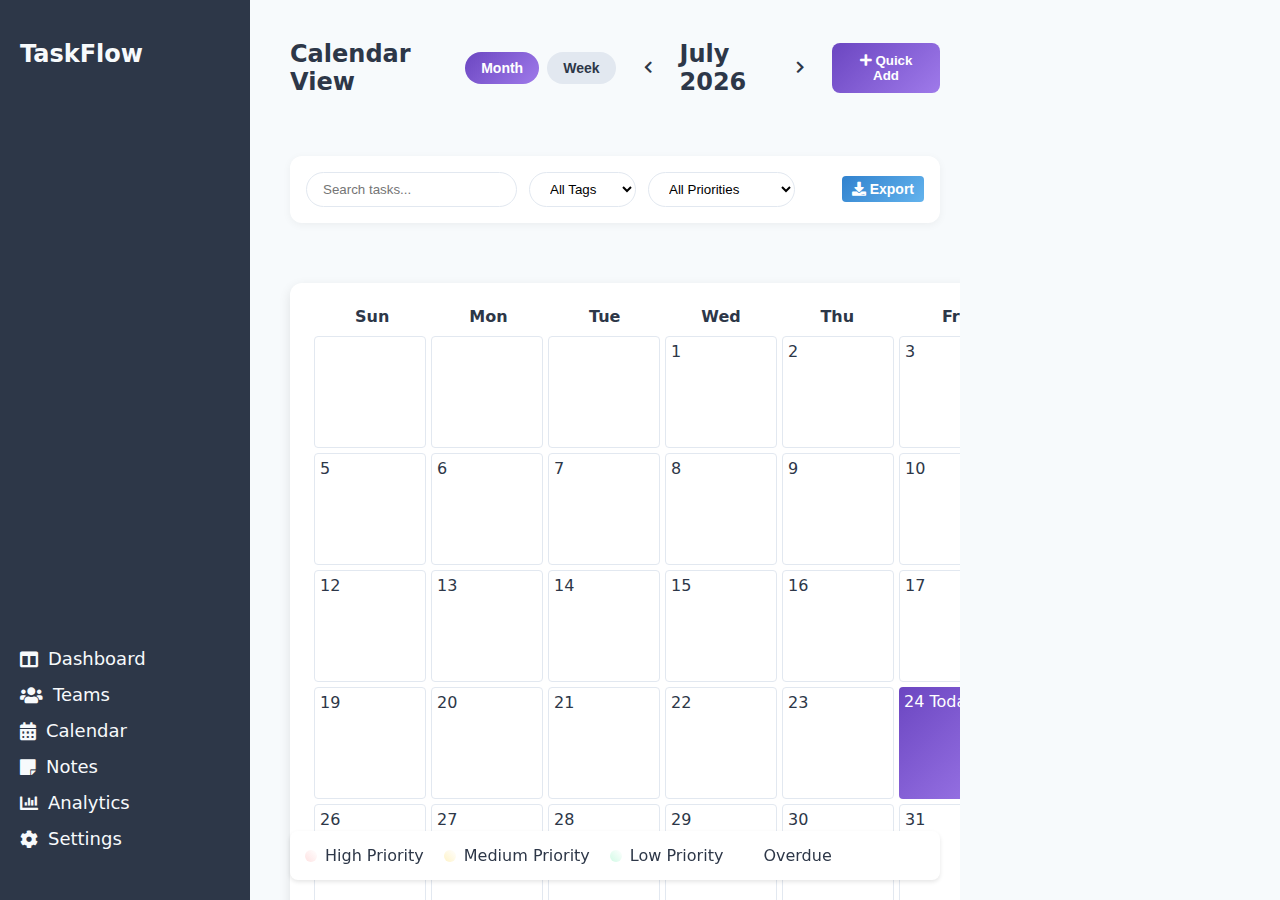
<file: calendar.html>
<!DOCTYPE html>
<html lang="en">
<head>
    <meta charset="UTF-8">
    <meta name="viewport" content="width=device-width, initial-scale=1.0">
    <title>TaskFlow - Calendar</title>
    <link rel="stylesheet" href="https://cdnjs.cloudflare.com/ajax/libs/font-awesome/5.15.4/css/all.min.css">
    <link href="style.css" rel="stylesheet" type="text/css" />
</head>
<body>
    <div class="app">
        <nav class="sidebar">
            <h2>TaskFlow</h2>
            <ul>
                <li><a href="index.html"><i class="fas fa-columns"></i> Dashboard</a></li>
                <li><a href="teams.html"><i class="fas fa-users"></i> Teams</a></li>
                <li><a href="calendar.html" class="active"><i class="fas fa-calendar-alt"></i> Calendar</a></li>
                <li><a href="notes.html"><i class="fas fa-sticky-note"></i> Notes</a></li>
                <li><a href="charts.html"><i class="fas fa-chart-bar"></i> Analytics</a></li>
                <li><a href="settings.html"><i class="fas fa-cog"></i> Settings</a></li>
            </ul>
        </nav>
        <main class="main">
            <header class="main-header">
                <h1>Calendar View</h1>
                <div class="calendar-actions">
                    <div class="view-toggle">
                        <button class="btn-secondary active" onclick="switchView('month')">Month</button>
                        <button class="btn-secondary" onclick="switchView('week')">Week</button>
                    </div>
                    <div class="calendar-nav">
                        <button class="btn-nav" onclick="prevMonth()"><i class="fas fa-chevron-left"></i></button>
                        <h2 id="current-month"></h2>
                        <button class="btn-nav" onclick="nextMonth()"><i class="fas fa-chevron-right"></i></button>
                    </div>
                    <button class="btn-primary" onclick="addQuickTask()"><i class="fas fa-plus"></i> Quick Add</button>
                </div>
            </header>
            <div class="calendar-filters">
                <div class="filter-group">
                    <input type="text" id="task-search" placeholder="Search tasks..." onkeyup="filterTasks()">
                    <select id="tag-filter" onchange="filterTasks()">
                        <option value="all">All Tags</option>
                        <option value="work">Work</option>
                        <option value="personal">Personal</option>
                        <option value="urgent">Urgent</option>
                    </select>
                    <select id="priority-filter" onchange="filterTasks()">
                        <option value="all">All Priorities</option>
                        <option value="high">High Priority</option>
                        <option value="medium">Medium Priority</option>
                        <option value="low">Low Priority</option>
                    </select>
                </div>
                <button class="btn-secondary" onclick="exportTasks()"><i class="fas fa-download"></i> Export</button>
            </div>
            <div class="calendar-wrapper">
                <div class="calendar-container">
                    <div class="calendar-header">
                        <div>Sun</div>
                        <div>Mon</div>
                        <div>Tue</div>
                        <div>Wed</div>
                        <div>Thu</div>
                        <div>Fri</div>
                        <div>Sat</div>
                    </div>
                    <div class="calendar-grid" id="calendar-grid"></div>
                </div>
                <div class="task-sidebar">
                    <div class="date-tasks" id="date-tasks">
                        <h3>Selected Date Tasks</h3>
                        <div class="tasks-list" id="tasks-list"></div>
                    </div>
                </div>
            </div>
            <div class="calendar-legend">
                <div class="legend-item">
                    <span class="legend-dot high-priority"></span>
                    <span>High Priority</span>
                </div>
                <div class="legend-item">
                    <span class="legend-dot medium-priority"></span>
                    <span>Medium Priority</span>
                </div>
                <div class="legend-item">
                    <span class="legend-dot low-priority"></span>
                    <span>Low Priority</span>
                </div>
                <div class="legend-item">
                    <span class="legend-dot overdue"></span>
                    <span>Overdue</span>
                </div>
            </div>
        </main>
    </div>
    <div class="modal" id="quick-add-modal">
        <div class="modal-content">
            <h3>Quick Add Task</h3>
            <form id="quick-task-form">
                <input type="text" id="quick-task-title" placeholder="Task Title" required>
                <input type="date" id="quick-task-date" required>
                <select id="quick-task-priority">
                    <option value="high">High Priority</option>
                    <option value="medium">Medium Priority</option>
                    <option value="low">Low Priority</option>
                </select>
                <select id="quick-task-tag">
                    <option value="work">Work</option>
                    <option value="personal">Personal</option>
                    <option value="urgent">Urgent</option>
                </select>
                <div class="modal-buttons">
                    <button type="submit" class="btn-primary">Add Task</button>
                    <button type="button" class="btn-secondary" onclick="closeModal('quick-add-modal')">Cancel</button>
                </div>
            </form>
        </div>
    </div>
    <script src="script.js"></script>
    <script src="calendar.js"></script>
</body>
</html>
</file>
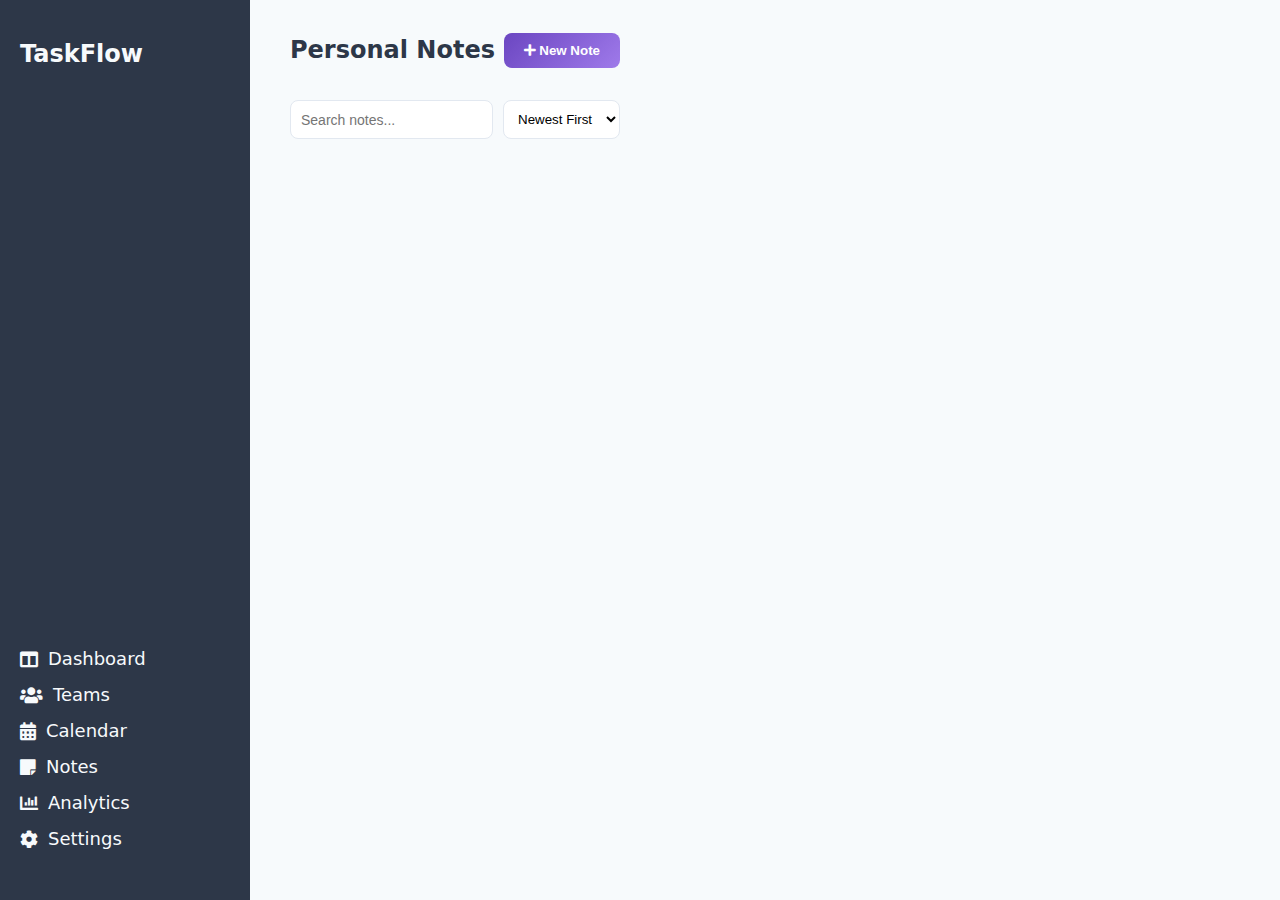
<file: notes.html>
<!DOCTYPE html>
<html lang="en">
<head>
    <meta charset="UTF-8">
    <meta name="viewport" content="width=device-width, initial-scale=1.0">
    <title>TaskFlow - Notes</title>
    <link rel="stylesheet" href="https://cdnjs.cloudflare.com/ajax/libs/font-awesome/5.15.4/css/all.min.css">
    <link href="style.css" rel="stylesheet" type="text/css" />
</head>
<body>
    <div class="app">
        <nav class="sidebar">
            <h2>TaskFlow</h2>
            <ul>
                <li><a href="index.html"><i class="fas fa-columns"></i> Dashboard</a></li>
                <li><a href="teams.html"><i class="fas fa-users"></i> Teams</a></li>
                <li><a href="calendar.html"><i class="fas fa-calendar-alt"></i> Calendar</a></li>
                <li><a href="notes.html" class="active"><i class="fas fa-sticky-note"></i> Notes</a></li>
                <li><a href="charts.html"><i class="fas fa-chart-bar"></i> Analytics</a></li>
                <li><a href="settings.html"><i class="fas fa-cog"></i> Settings</a></li>
            </ul>
        </nav>
        <main class="main">
            <header class="main-header">
                <h1>Personal Notes</h1>
                <button class="btn-primary" onclick="addNewNote()"><i class="fas fa-plus"></i> New Note</button>
            </header>
            <div class="notes-search">
                <input type="text" id="search-notes" placeholder="Search notes..." onkeyup="searchNotes()">
                <select id="sort-notes" onchange="sortNotes()">
                    <option value="newest">Newest First</option>
                    <option value="oldest">Oldest First</option>
                    <option value="title">By Title</option>
                </select>
            </div>
            <div class="notes-grid" id="notes-grid"></div>
        </main>
    </div>

    <!-- Add/Edit Note Modal -->
    <div class="modal" id="note-modal">
        <div class="modal-content">
            <h3 id="modal-title">Add New Note</h3>
            <form id="note-form">
                <input type="text" id="note-title" placeholder="Note Title" required>
                <textarea id="note-content" placeholder="Write your note here..." rows="6" required></textarea>
                <div class="note-tags">
                    <input type="text" id="note-tags" placeholder="Add tags (comma-separated)">
                </div>
                <div class="modal-buttons">
                    <button type="submit" class="btn-primary">Save Note</button>
                    <button type="button" class="btn-secondary" onclick="closeNoteModal()">Cancel</button>
                </div>
            </form>
        </div>
    </div>
    <script src="notes.js"></script>
</body>
</html>
</file>
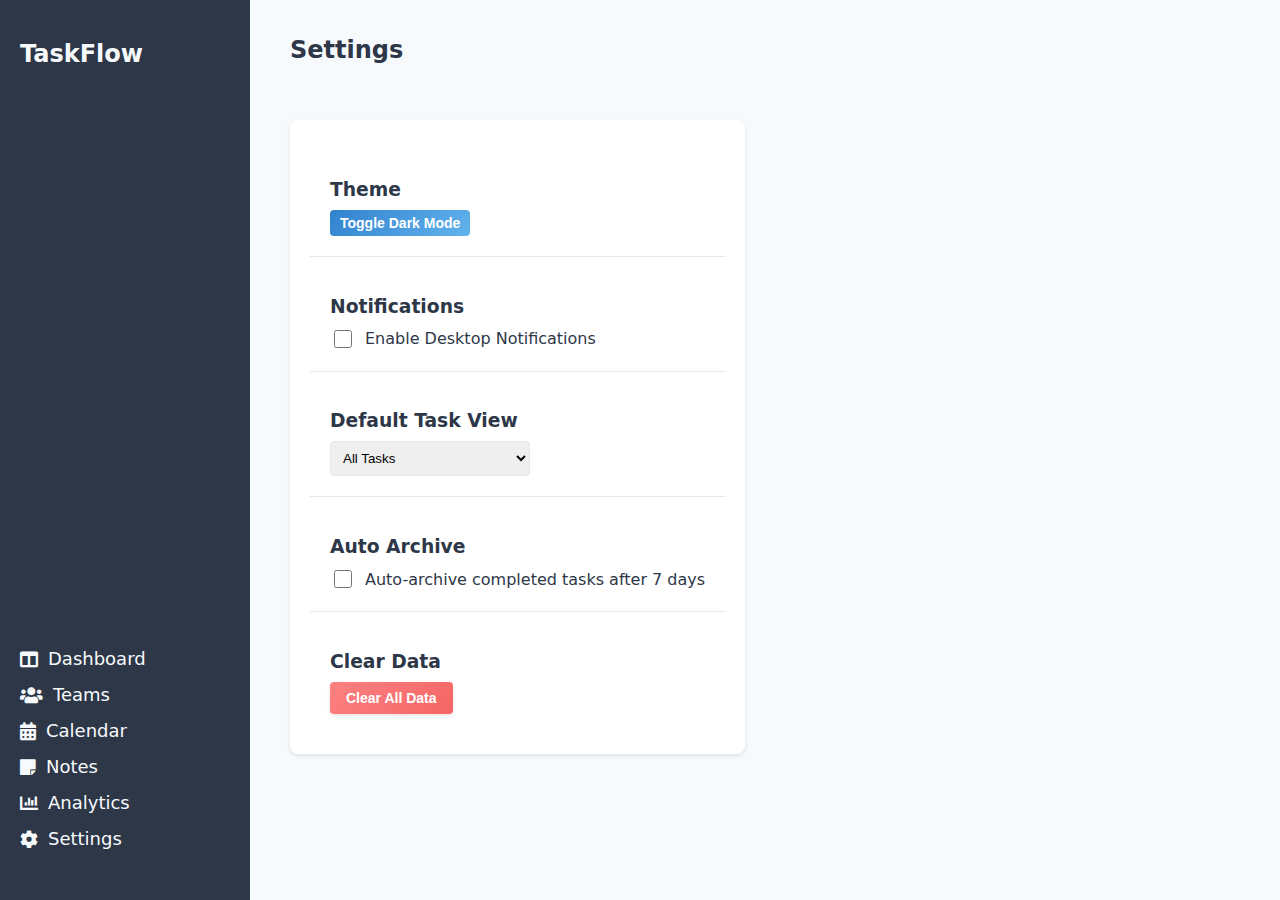
<file: settings.html>
<!DOCTYPE html>
<html lang="en">
<head>
    <meta charset="UTF-8">
    <meta name="viewport" content="width=device-width, initial-scale=1.0">
    <title>TaskFlow - Settings</title>
    <link rel="stylesheet" href="https://cdnjs.cloudflare.com/ajax/libs/font-awesome/5.15.4/css/all.min.css">
    <link href="style.css" rel="stylesheet" type="text/css" />
</head>
<body>
    <div class="app">
        <nav class="sidebar">
            <h2>TaskFlow</h2>
            <ul>
                <li><a href="index.html"><i class="fas fa-columns"></i> Dashboard</a></li>
                <li><a href="teams.html"><i class="fas fa-users"></i> Teams</a></li>
                <li><a href="calendar.html"><i class="fas fa-calendar-alt"></i> Calendar</a></li>
                <li><a href="notes.html"><i class="fas fa-sticky-note"></i> Notes</a></li>
                <li><a href="charts.html"><i class="fas fa-chart-bar"></i> Analytics</a></li>
                <li><a href="settings.html" class="active"><i class="fas fa-cog"></i> Settings</a></li>
            </ul>
        </nav>
        <main class="main">
            <header class="main-header">
                <h1>Settings</h1>
            </header>
            <div class="settings-container">
                <div class="setting-item">
                    <h3>Theme</h3>
                    <button onclick="toggleDarkMode()" class="btn-secondary">Toggle Dark Mode</button>
                </div>
                <div class="setting-item">
                    <h3>Notifications</h3>
                    <label><input type="checkbox" id="notificationToggle" onchange="toggleNotifications()"> Enable Desktop Notifications</label>
                </div>
                <div class="setting-item">
                    <h3>Default Task View</h3>
                    <select id="defaultView" onchange="updateDefaultView()">
                        <option value="all">All Tasks</option>
                        <option value="active">Active Tasks</option>
                        <option value="archived">Archived Tasks</option>
                    </select>
                </div>
                <div class="setting-item">
                    <h3>Auto Archive</h3>
                    <label><input type="checkbox" id="autoArchive" onchange="toggleAutoArchive()"> Auto-archive completed tasks after 7 days</label>
                </div>
                <div class="setting-item">
                    <h3>Clear Data</h3>
                    <button onclick="clearAllData()" class="btn-danger">Clear All Data</button>
                </div>
            </div>
        </main>
    </div>
    <script src="settings.js"></script>
</body>
</html>
</file>
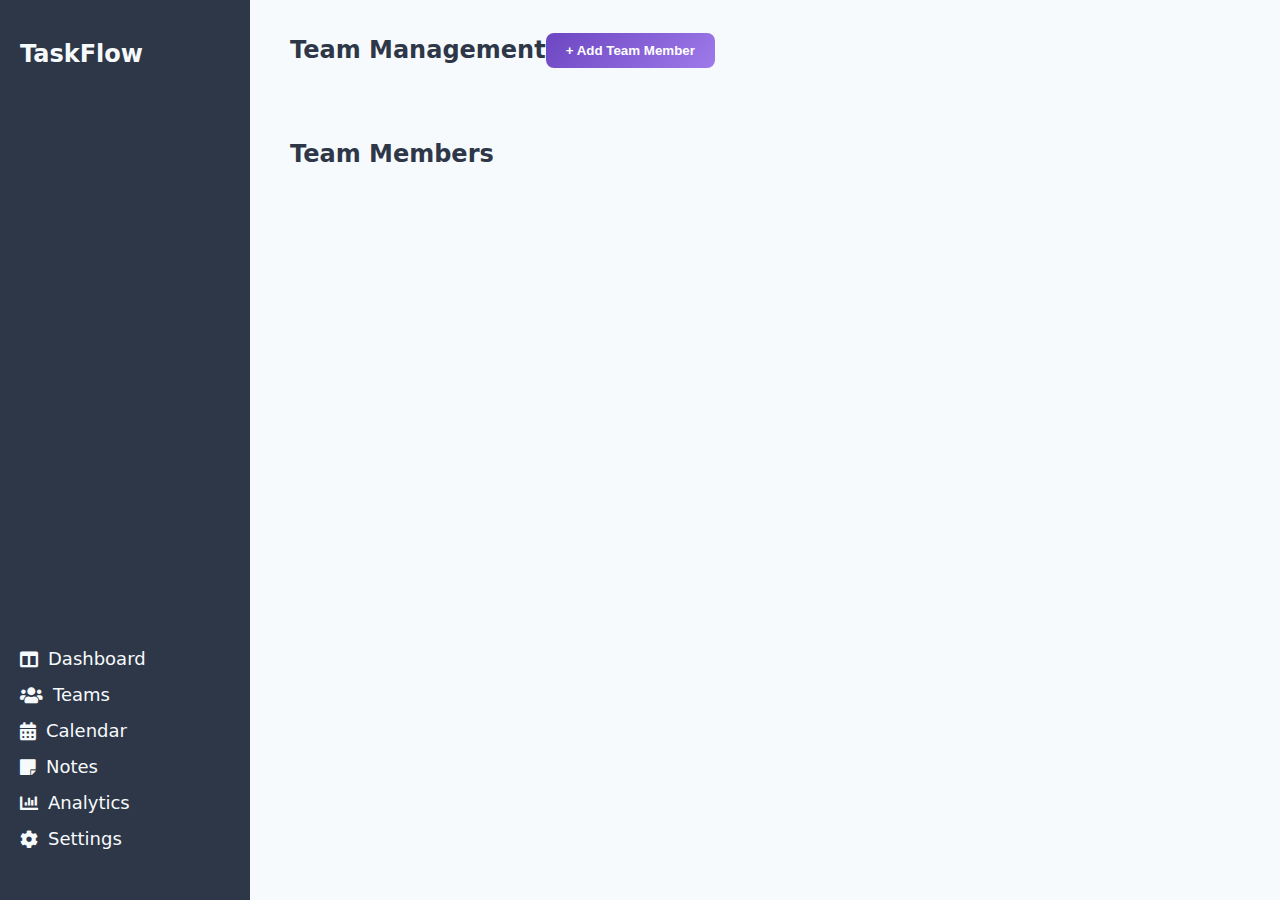
<file: teams.html>
<!DOCTYPE html>
<html lang="en">
<head>
    <meta charset="UTF-8">
    <meta name="viewport" content="width=device-width, initial-scale=1.0">
    <title>TaskFlow - Teams</title>
    <link rel="stylesheet" href="https://cdnjs.cloudflare.com/ajax/libs/font-awesome/5.15.4/css/all.min.css">
    <link href="style.css" rel="stylesheet" type="text/css" />
</head>
<body>
    <div class="app">
        <nav class="sidebar">
            <h2>TaskFlow</h2>
            <ul>
                <li><a href="index.html"><i class="fas fa-columns"></i> Dashboard</a></li>
                <li><a href="teams.html" class="active"><i class="fas fa-users"></i> Teams</a></li>
                <li><a href="calendar.html"><i class="fas fa-calendar-alt"></i> Calendar</a></li>
                <li><a href="notes.html"><i class="fas fa-sticky-note"></i> Notes</a></li>
                <li><a href="charts.html"><i class="fas fa-chart-bar"></i> Analytics</a></li>
                <li><a href="settings.html"><i class="fas fa-cog"></i> Settings</a></li>
            </ul>
        </nav>
        <main class="main">
            <header class="main-header">
                <h1>Team Management</h1>
                <button class="btn-primary" onclick="openModal('add-participant-modal')">+ Add Team Member</button>
            </header>
            <div class="teams-container">
                <div class="team-members">
                    <h2>Team Members</h2>
                    <div class="team-grid" id="team-grid"></div>
                </div>
            </div>
        </main>
    </div>

    <!-- Add Participant Modal -->
    <div class="modal" id="add-participant-modal">
        <div class="modal-content">
            <h3>Add New Team Member</h3>
            <form>
                <label for="participant-name">Name</label>
                <input type="text" id="participant-name" placeholder="Enter Team Member Name">
                <label for="participant-avatar">Avatar URL</label>
                <input type="text" id="participant-avatar" placeholder="Enter Avatar URL">
                <div class="modal-buttons">
                    <button type="button" class="btn-primary" onclick="addParticipant()">Add Member</button>
                    <button type="button" class="btn-secondary" onclick="closeModal('add-participant-modal')">Cancel</button>
                </div>
            </form>
        </div>
    </div>
    <script src="teams.js"></script>
</body>
</html>
</file>
<file: style.css>
/* Color Variables */
:root {
  --primary: #2d3748; /* Sidebar */
  --accent: linear-gradient(135deg, #6b46c1, #9f7aea); /* Gradient Purple */
  --secondary: linear-gradient(135deg, #3182ce, #63b3ed); /* Gradient Blue */
  --background: #f7fafc; /* Light Background */
  --white: #ffffff;
  --gray: #e2e8f0;
  --text-dark: #2d3748;
  --text-light: #f7fafc;
  --shadow: rgba(0, 0, 0, 0.1);
  --tag-design: #9f7aea;
  --tag-development: #63b3ed;
  --tag-bug: #fc8181;
  --tag-review: #ecc94b;
}

/* Dark Mode */
body.dark-mode {
  --primary: #1a202c; /* Dark Sidebar */
  --accent: linear-gradient(135deg, #805ad5, #9f7aea);
  --secondary: linear-gradient(135deg, #2c5282, #63b3ed);
  --background: #2d3748;
  --white: #1a202c;
  --gray: #4a5568;
  --text-dark: #f7fafc;
  --text-light: #2d3748;
  --shadow: rgba(255, 255, 255, 0.1);
}

/* General Reset */
body {
  font-family: 'Inter', system-ui, -apple-system, sans-serif;
  margin: 0;
  display: flex;
  height: 100vh;
  background-color: var(--background);
  color: var(--text-dark);
  transition: background 0.3s ease, color 0.3s ease;
  -webkit-font-smoothing: antialiased;
  text-rendering: optimizeLegibility;
}

/* Reduce motion for accessibility */
@media (prefers-reduced-motion: reduce) {
  * {
    animation-duration: 0.01ms !important;
    animation-iteration-count: 1 !important;
    transition-duration: 0.01ms !important;
    scroll-behavior: auto !important;
  }
}

/* App Layout */
.app {
  display: grid;
  grid-template-columns: 250px 1fr 300px;
  gap: 20px;
  height: 100vh;
  overflow: hidden;
}

/* Sidebar */
.sidebar {
  background: var(--primary);
  color: var(--text-light);
  padding: 20px;
  display: flex;
  flex-direction: column;
  justify-content: space-between;
}

.sidebar h2 {
  font-size: 24px;
  font-weight: bold;
  margin-bottom: 30px;
  color: var(--text-light);
}

.sidebar ul {
  list-style: none;
  padding: 0;
}

.sidebar ul li {
  margin: 15px 0;
}

.sidebar ul li a {
  color: var(--text-light);
  text-decoration: none;
  display: flex;
  align-items: center;
  font-size: 18px;
  transition: color 0.3s ease;
}

.sidebar ul li a:hover,
.sidebar ul li a.active {
  color: var(--accent);
}

.sidebar ul li a i {
  margin-right: 10px;
}

/* Main Content */
.main {
  padding: 20px;
  display: flex;
  flex-direction: column;
  gap: 20px;
  overflow-y: auto;
}

.main-header {
  display: flex;
  justify-content: space-between;
  align-items: center;
}

.main-header h1 {
  font-size: 24px;
  font-weight: bold;
  color: var(--text-dark);
}

.main-header .actions {
  display: flex;
  gap: 10px;
}

/* Buttons */
.btn-primary {
  background: var(--accent);
  color: var(--white);
  padding: 10px 20px;
  border: none;
  border-radius: 8px;
  font-weight: bold;
  cursor: pointer;
  transition: all 0.3s ease;
}

.btn-primary:hover {
  filter: brightness(1.1);
}

.btn-secondary {
  background: var(--secondary);
  color: var(--white);
  padding: 10px 20px;
  border: none;
  border-radius: 8px;
  font-weight: bold;
  cursor: pointer;
  transition: all 0.3s ease;
}

.btn-secondary:hover {
  filter: brightness(1.1);
}

/* Widgets Section */
.widgets {
  display: grid;
  grid-template-columns: repeat(3, 1fr);
  gap: 20px;
}

.widget {
  background: var(--white);
  border-radius: 8px;
  padding: 15px;
  box-shadow: 0 4px 6px var(--shadow);
  text-align: center;
}

.widget h3 {
  font-size: 18px;
  color: var(--text-dark);
  margin-bottom: 10px;
}

.widget p {
  font-size: 24px;
  font-weight: bold;
  color: var(--accent);
}

/* Task Columns */
.task-columns {
  display: grid;
  grid-template-columns: repeat(4, 1fr);
  gap: 20px;
}

.task-column {
  background: var(--white);
  border-radius: 8px;
  padding: 15px;
  box-shadow: 0 4px 6px var(--shadow);
  display: flex;
  flex-direction: column;
}

.column-header {
  font-size: 18px;
  font-weight: bold;
  color: var(--accent);
  margin-bottom: 15px;
}

.progress-bar {
  background: var(--gray);
  border-radius: 8px;
  height: 8px;
  overflow: hidden;
  margin-top: 10px;
}

.progress-bar .progress {
  background: var(--accent);
  height: 100%;
  width: 50%; /* Example Percentage */
  transition: width 0.3s ease;
}

/* Task Cards */
.task-list .task {
  background: var(--white);
  padding: 15px;
  margin-bottom: 12px;
  border-radius: 8px;
  cursor: grab;
  box-shadow: 0 2px 8px var(--shadow);
  transition: all 0.3s ease;
  border-left: 4px solid transparent;
}

.task:hover {
  transform: scale(1.03);
}

.task h4 {
  font-size: 16px;
  margin: 0 0 8px;
}

.task p {
  font-size: 14px;
  color: var(--text-dark);
  margin: 0;
}

/* Tags */
.task-tag {
  display: inline-block;
  font-size: 12px;
  padding: 4px 8px;
  border-radius: 12px;
  margin-top: 8px;
  color: var(--white);
}

.task-tag.design {
  background: var(--tag-design);
}

.task-tag.development {
  background: var(--tag-development);
}

.task-tag.bug {
  background: var(--tag-bug);
}

.task-tag.review {
  background: var(--tag-review);
}

/* Activity Log */
.activity-log {
  background: var(--white);
  padding: 20px;
  border-radius: 8px;
  box-shadow: 0 4px 6px var(--shadow);
  overflow-y: auto;
}

.activity-log h2 {
  font-size: 18px;
  font-weight: bold;
  color: var(--text-dark);
  margin-bottom: 15px;
}

.activity-log ul {
  list-style: none;
  padding: 0;
  margin: 0;
}

.activity-log ul li {
  font-size: 14px;
  margin: 10px 0;
}

/* Clock and date */
.clock-container {
  margin-top: 20px;
  text-align: center;
  display: flex;
  flex-direction: column;
  align-items: center;
  gap: 8px;
}

.clock-container h3 {
  font-size: 16px;
  font-weight: bold;
  color: var(--text-dark);
  margin-bottom: 10px;
}

#clock {
  font-size: 24px;
  font-weight: bold;
  color: var(--secondary);
  text-shadow: 0 2px 4px rgba(0, 0, 0, 0.1);
}

#date {
  font-size: 16px;
  font-weight: 600;
  color: var(--text-light);
  background: var(--accent);
  padding: 10px 20px;
  border-radius: 8px;
  box-shadow: 0 4px 12px rgba(0, 0, 0, 0.2);
  display: inline-block;
  text-transform: capitalize;
  letter-spacing: 0.5px;
  text-align: center;
}





/* Modal */
.modal {
  position: fixed;
  top: 0;
  left: 0;
  width: 100vw;
  height: 100vh;
  background: rgba(0, 0, 0, 0.5);
  display: none;
  justify-content: center;
  align-items: center;
  z-index: 1000;
}

.modal-content {
  background: var(--white);
  padding: 20px;
  border-radius: 8px;
  width: 400px;
  box-shadow: 0 8px 20px rgba(0, 0, 0, 0.2);
  display: flex;
  flex-direction: column;
  gap: 15px;
}

.modal-content label {
  font-size: 14px;
  font-weight: bold;
  color: var(--text-dark);
}

.modal-content input,
.modal-content textarea {
  padding: 10px;
  border: 1px solid var(--gray);
  border-radius: 6px;
  font-size: 14px;
}

.modal-content input:focus,
.modal-content textarea:focus {
  outline: none;
  border-color: var(--accent);
  box-shadow: 0 0 4px var(--accent);
}

.modal-buttons {
  display: flex;
  justify-content: flex-end;
  gap: 10px;
}
.subtasks {
  margin-top: 10px;
}

.subtasks h5 {
  font-size: 14px;
  color: var(--text-dark);
  margin-bottom: 8px;
}

.subtasks-list {
  list-style: none;
  padding: 0;
  margin: 0;
}

.subtasks-list li {
  margin-bottom: 5px;
}

.progress-bar {
  background: var(--gray);
  height: 8px;
  border-radius: 4px;
  margin-top: 8px;
  overflow: hidden;
}

.progress {
  background: var(--accent);
  height: 100%;
  width: 0%;
  transition: width 0.3s ease;
}
.filters {
  display: flex;
  gap: 10px;
  margin-bottom: 20px;
}

.filters select {
  padding: 8px;
  border: 1px solid var(--gray);
  border-radius: 4px;
  background: var(--white);
}
.task.overdue {
  border: 2px solid var(--tag-bug);
  background: #ffe5e5;
}
.participant-icons {
  display: flex;
  align-items: center;
  gap: 10px;
}

.participant-icons img.participant {
  width: 30px;
  height: 30px;
  border-radius: 50%;
  object-fit: cover;
  border: 2px solid #ddd;
  box-shadow: 0 2px 4px rgba(0, 0, 0, 0.1);
  transition: transform 0.2s ease-in-out;
}

.participant-icons img.participant:hover {
  transform: scale(1.1);
}

.btn-secondary {
  padding: 5px 10px;
  background-color: #007bff;
  color: white;
  border: none;
  border-radius: 4px;
  cursor: pointer;
  font-size: 14px;
}

.btn-secondary:hover {
  background-color: #0056b3;
}

/* Column Visual Hierarchy - Add column color coding */
#task-ready { 
  border-top: 4px solid #4299E1;
  background: linear-gradient(to bottom, rgba(66, 153, 225, 0.1), transparent);
}
#in-progress { 
  border-top: 4px solid #48BB78;
  background: linear-gradient(to bottom, rgba(72, 187, 120, 0.1), transparent);
}
#needs-review { 
  border-top: 4px solid #ECC94B;
  background: linear-gradient(to bottom, rgba(236, 201, 75, 0.1), transparent);
}
#done { 
  border-top: 4px solid #9F7AEA;
  background: linear-gradient(to bottom, rgba(159, 122, 234, 0.1), transparent);
}
#archived-tasks {
  border-top: 4px solid #718096;
  background: linear-gradient(to bottom, rgba(113, 128, 150, 0.1), transparent);
}

.task.high-priority { 
  border-left: 4px solid #fc8181;
  background: linear-gradient(to right, rgba(252,129,129,0.2), rgba(252,129,129,0.05));
  box-shadow: 0 2px 4px rgba(252,129,129,0.2);
} 
.task.medium-priority { 
  border-left: 4px solid #f6ad55;
  background: linear-gradient(to right, rgba(246,173,85,0.2), rgba(246,173,85,0.05));
  box-shadow: 0 2px 4px rgba(246,173,85,0.2);
} 
.task.low-priority { 
  border-left: 4px solid #48bb78;
  background: linear-gradient(to right, rgba(72,187,120,0.2), rgba(72,187,120,0.05));
  box-shadow: 0 2px 4px rgba(72,187,120,0.2);
}

.task.overdue {
  background-color: #ffe5e5;
  border: 2px solid #fc8181;
}

.task.due-soon {
  background-color: #fff5e5;
  border: 2px solid #ecc94b;
}

#archived-tasks {
  border-top: 4px solid #718096;
  background: #f7fafc;
}

.quick-add {
  display: flex;
  align-items: center;
  gap: 5px;
  margin-bottom: 10px;
}

.quick-add input {
  flex: 1;
  padding: 5px;
  border: 1px solid var(--gray);
  border-radius: 4px;
}

.quick-add button {
  padding: 5px 10px;
  background: var(--accent);
  color: var(--white);
  border: none;
  border-radius: 4px;
  cursor: pointer;
}

/* Remove Participant Button */
.btn-danger.remove-participant-btn {
  background-color: var(--tag-bug);
  color: var(--white);
  padding: 5px 10px;
  border: none;
  border-radius: 8px;
  cursor: pointer;
  font-size: 14px;
  transition: all 0.3s ease;
}

.btn-danger.remove-participant-btn:hover {
  background-color: #c53030;
}

/* Delete Task Button */
.btn-danger.delete-task-btn {
  background-color: var(--tag-bug);
  color: var(--white);
  padding: 5px 10px;
  border: none;
  border-radius: 8px;
  cursor: pointer;
  font-size: 14px;
  transition: all 0.3s ease;
}

.btn-danger.delete-task-btn:hover {
  background-color: #e53e3e;
}
/* Style for Remove Button */
.btn-danger {
  background: linear-gradient(135deg, #fc8181, #f56565); /* Gradient Red */
  color: var(--white);
  border: none;
  padding: 8px 16px;
  border-radius: 4px;
  font-size: 14px;
  font-weight: bold;
  cursor: pointer;
  transition: all 0.3s ease;
  box-shadow: 0 2px 4px var(--shadow);
}

.btn-danger:hover {
  background: linear-gradient(135deg, #e53e3e, #c53030); /* Darker Gradient Red */
  box-shadow: 0 4px 6px rgba(0, 0, 0, 0.2);
  transform: translateY(-2px);
}

.participant-remove-btn {
  background: #fc8181;
  color: #fff;
  padding: 4px 10px;
  border: none;
  border-radius: 4px;
  cursor: pointer;
  font-size: 12px;
  transition: all 0.3s ease-in-out;
}

.participant-remove-btn:hover {
  background: #e53e3e;
  transform: scale(1.1);
  color: var(--white);
}


/* Responsive Design */
@media screen and (max-width: 1200px) {
  .app {
    grid-template-columns: 200px 1fr 250px;
  }
}

@media screen and (max-width: 992px) {
  .app {
    grid-template-columns: 180px 1fr;
  }
  .activity-log {
    display: none;
  }
}

@media screen and (max-width: 768px) {
  .app {
    grid-template-columns: 1fr;
  }
  .sidebar {
    display: none;
  }
  .task-columns {
    grid-template-columns: repeat(2, 1fr);
  }
  .widgets {
    grid-template-columns: repeat(2, 1fr);
  }
}

@media screen and (max-width: 480px) {
  .task-columns {
    grid-template-columns: 1fr;
  }
  .widgets {
    grid-template-columns: 1fr;
  }
}

/* Settings Styles */
.settings-container {
  max-width: 800px;
  margin: 20px auto;
  padding: 20px;
  background: var(--white);
  border-radius: 8px;
  box-shadow: 0 2px 4px var(--shadow);
}

.setting-item {
  padding: 20px;
  border-bottom: 1px solid var(--gray);
}

.setting-item:last-child {
  border-bottom: none;
}

.setting-item h3 {
  margin-bottom: 10px;
  color: var(--text-dark);
}

.setting-item select {
  padding: 8px;
  border-radius: 4px;
  border: 1px solid var(--gray);
  width: 200px;
}

.setting-item label {
  display: flex;
  align-items: center;
  gap: 10px;
  cursor: pointer;
}

.setting-item input[type="checkbox"] {
  width: 18px;
  height: 18px;
}

/* Modern Calendar Styles */
.calendar-wrapper {
  display: grid;
  grid-template-columns: 1fr 300px;
  gap: 20px;
  margin-top: 20px;
}

.calendar-container {
  background: var(--white);
  border-radius: 12px;
  padding: 24px;
  box-shadow: 0 4px 12px rgba(0, 0, 0, 0.1);
}

.calendar-actions {
  display: flex;
  justify-content: space-between;
  align-items: center;
  gap: 20px;
}

.view-toggle {
  display: flex;
  gap: 8px;
}

.view-toggle button {
  padding: 8px 16px;
  border-radius: 20px;
  background: var(--gray);
  color: var(--text-dark);
  border: none;
  cursor: pointer;
  transition: all 0.3s ease;
}

.view-toggle button.active {
  background: var(--accent);
  color: var(--white);
}

.calendar-filters {
  display: flex;
  justify-content: space-between;
  align-items: center;
  margin: 20px 0;
  padding: 16px;
  background: var(--white);
  border-radius: 12px;
  box-shadow: 0 2px 8px rgba(0, 0, 0, 0.05);
}

.filter-group {
  display: flex;
  gap: 12px;
}

.filter-group input,
.filter-group select {
  padding: 8px 16px;
  border: 1px solid var(--gray);
  border-radius: 20px;
  background: var(--white);
}

.calendar-day {
  min-height: 100px;
  padding: 8px;
  border: 1px solid var(--gray);
  border-radius: 8px;
  cursor: pointer;
  transition: all 0.2s ease;
  display: flex;
  flex-direction: column;
  gap: 4px;
}

.calendar-day:hover {
  background: rgba(159, 122, 234, 0.05);
  transform: translateY(-2px);
}

.calendar-day.today {
  background: linear-gradient(135deg, rgba(159, 122, 234, 0.2), rgba(159, 122, 234, 0.1));
  border: 2px solid var(--accent);
}

.task-sidebar {
  background: var(--white);
  border-radius: 12px;
  padding: 20px;
  box-shadow: 0 4px 12px rgba(0, 0, 0, 0.1);
}

.task-dot {
  width: 8px;
  height: 8px;
  border-radius: 50%;
  margin-right: 4px;
}

.task-dot.high-priority { background: #fc8181; }
.task-dot.medium-priority { background: #f6ad55; }
.task-dot.low-priority { background: #48bb78; }
.task-dot.overdue { background: #e53e3e; }

.btn-nav {
  background: none;
  border: none;
  color: var(--text-dark);
  cursor: pointer;
  padding: 8px;
  border-radius: 50%;
  transition: all 0.2s ease;
}

.btn-nav:hover {
  background: var(--gray);
}

.tasks-list {
  display: flex;
  flex-direction: column;
  gap: 8px;
}

.task-item {
  padding: 12px;
  border-radius: 8px;
  background: var(--background);
  border-left: 4px solid;
  transition: all 0.2s ease;
}

.task-item:hover {
  transform: translateX(4px);
}

.task-item.high-priority { border-color: #fc8181; }
.task-item.medium-priority { border-color: #f6ad55; }
.task-item.low-priority { border-color: #48bb78; }
.task-item.overdue { border-color: #e53e3e; }

.calendar-nav {
  display: flex;
  align-items: center;
  gap: 20px;
}

.calendar-header {
  display: grid;
  grid-template-columns: repeat(7, 1fr);
  text-align: center;
  font-weight: bold;
  margin-bottom: 10px;
}

.calendar-grid {
  display: grid;
  grid-template-columns: repeat(7, 1fr);
  gap: 5px;
}

.calendar-day {
  aspect-ratio: 1;
  border: 1px solid var(--gray);
  border-radius: 4px;
  padding: 5px;
  cursor: pointer;
  transition: all 0.3s ease;
}

.calendar-day:hover {
  background: var(--gray);
}

.calendar-day.has-tasks {
  background: rgba(159, 122, 234, 0.1);
  border-color: var(--accent);
}

.calendar-day.today {
  background: var(--accent);
  color: var(--white);
}

/* Teams Styles */
.teams-container {
  margin-top: 20px;
}

.team-grid {
  display: grid;
  grid-template-columns: repeat(auto-fill, minmax(250px, 1fr));
  gap: 20px;
  margin-top: 20px;
}

.team-member {
  background: var(--white);
  border-radius: 8px;
  padding: 20px;
  text-align: center;
  box-shadow: 0 2px 4px var(--shadow);
  transition: all 0.3s ease;
}

.team-member:hover {
  transform: translateY(-5px);
  box-shadow: 0 4px 8px var(--shadow);
}

.team-member img {
  width: 100px;
  height: 100px;
  border-radius: 50%;
  margin-bottom: 10px;
  border: 3px solid var(--accent);
}

.team-member h3 {
  margin: 10px 0 5px;
  color: var(--text-dark);
}

.team-member p {
  color: var(--gray);
  margin-bottom: 10px;
}

.member-stats {
  display: flex;
  justify-content: center;
  gap: 15px;
  margin-top: 10px;
  font-size: 14px;
}

/* Charts Styles */
.charts-grid {
    display: grid;
    grid-template-columns: repeat(2, 1fr);
    gap: 20px;
    padding: 20px;
}

.chart-card {
    background: var(--white);
    border-radius: 12px;
    padding: 20px;
    box-shadow: 0 4px 6px var(--shadow);
}

.chart-card h3 {
    color: var(--text-dark);
    margin-bottom: 15px;
    text-align: center;
}

.chart-card canvas {
    width: 100% !important;
    height: 300px !important;
}

@media screen and (max-width: 992px) {
    .charts-grid {
        grid-template-columns: 1fr;
    }
}

/* Print Styles */
@media print {
  .sidebar, .activity-log, .actions, .filters {
    display: none;
  }
  .task {
    break-inside: avoid;
  }
}


/* Calendar Enhanced Styles */
.calendar-stats {
  display: flex;
  justify-content: space-around;
  padding: 15px;
  background: var(--white);
  border-radius: 8px;
  margin: 10px 0;
  box-shadow: 0 2px 4px var(--shadow);
}

.stat-item {
  text-align: center;
  padding: 10px;
  background: var(--accent);
  color: var(--white);
  border-radius: 4px;
  min-width: 120px;
}

.task-controls {
  display: flex;
  gap: 10px;
  align-items: center;
  margin-bottom: 15px;
}

.task-controls input,

/* Notes Styles */
.notes-search {
    display: flex;
    gap: 10px;
    margin-bottom: 20px;
}

.notes-search input {
    flex: 1;
    padding: 10px;
    border: 1px solid var(--gray);
    border-radius: 8px;
    font-size: 14px;
}

.notes-search select {
    padding: 10px;
    border: 1px solid var(--gray);
    border-radius: 8px;
    background: var(--white);
}

.notes-grid {
    display: grid;
    grid-template-columns: repeat(auto-fill, minmax(300px, 1fr));
    gap: 20px;
    padding: 20px 0;
}

.note-card {
    background: var(--white);
    border-radius: 12px;
    padding: 20px;
    box-shadow: 0 4px 6px var(--shadow);
    transition: transform 0.2s ease, box-shadow 0.2s ease;
}

.note-card:hover {
    transform: translateY(-5px);
    box-shadow: 0 6px 12px var(--shadow);
}

.note-header {
    display: flex;
    justify-content: space-between;
    align-items: center;
    margin-bottom: 10px;
}

.note-header h3 {
    margin: 0;
    color: var(--text-dark);
}

.note-actions {
    display: flex;
    gap: 5px;
}

.btn-icon {
    background: none;
    border: none;
    padding: 5px;
    cursor: pointer;
    color: var(--text-dark);
    border-radius: 4px;
    transition: background 0.2s ease;
}

.btn-icon:hover {
    background: var(--gray);
}

.btn-icon.delete:hover {
    color: #dc2626;
    background: #fee2e2;
}

.note-content {
    color: var(--text-dark);
    margin: 10px 0;
    line-height: 1.5;
    max-height: 150px;
    overflow-y: auto;
}

.note-footer {
    display: flex;
    justify-content: space-between;
    align-items: center;
    margin-top: 15px;
    font-size: 12px;
}

.note-tags {
    display: flex;
    gap: 5px;
    flex-wrap: wrap;
}

.tag {
    background: var(--accent);
    color: var(--white);
    padding: 4px 8px;
    border-radius: 12px;
    font-size: 12px;
}

.note-date {
    color: var(--gray);
}

#note-form {
    display: flex;
    flex-direction: column;
    gap: 15px;
}

#note-form input,
#note-form textarea {
    width: 100%;
    padding: 10px;
    border: 1px solid var(--gray);
    border-radius: 8px;
    font-size: 14px;
}

#note-form textarea {
    resize: vertical;
    min-height: 100px;
}

.task-controls select {
  padding: 8px;
  border: 1px solid var(--gray);
  border-radius: 4px;
  min-width: 200px;
}

/* Calendar Specific Styles */
.calendar-toolbar {
  display: flex;
  justify-content: space-between;
  margin-bottom: 20px;
}

.calendar-legend {
  display: flex;
  gap: 20px;
  margin-top: 20px;
  padding: 15px;
  background: var(--white);
  border-radius: 8px;
  box-shadow: 0 2px 4px rgba(0,0,0,0.1);
  position: sticky;
  bottom: 0;
  z-index: 100;
}

.task-preview {
  display: flex;
  align-items: center;
  gap: 8px;
  padding: 6px;
  border-radius: 4px;
  margin-bottom: 4px;
  background: var(--white);
  transition: transform 0.2s ease;
}

.task-preview:hover {
  transform: translateX(5px);
}

.priority-dot {
  width: 8px;
  height: 8px;
  border-radius: 50%;
  flex-shrink: 0;
}

.high-priority .priority-dot {
  background: #dc2626;
  box-shadow: 0 0 4px rgba(220, 38, 38, 0.4);
}

.medium-priority .priority-dot {
  background: #f59e0b;
  box-shadow: 0 0 4px rgba(245, 158, 11, 0.4);
}

.low-priority .priority-dot {
  background: #10b981;
  box-shadow: 0 0 4px rgba(16, 185, 129, 0.4);
}

.task-preview.overdue {
  background: #fee2e2;
  border-left: 3px solid #dc2626;
}

.more-tasks {
  font-size: 12px;
  color: #6b7280;
  text-align: center;
  padding: 4px;
  background: #f3f4f6;
  border-radius: 4px;
  margin-top: 4px;
}

.legend-item {
  display: flex;
  align-items: center;
  gap: 8px;
}

.legend-dot {
  width: 12px;
  height: 12px;
  border-radius: 50%;
}

/* Teams Specific Styles */
.team-actions {
  display: flex;
  gap: 10px;
}

.team-stats {
  display: grid;
  grid-template-columns: repeat(3, 1fr);
  gap: 20px;
  margin: 20px 0;
}

.stat-card {
  background: var(--white);
  padding: 20px;
  border-radius: 8px;
  text-align: center;
  box-shadow: 0 2px 4px var(--shadow);
}

.team-filters {
  display: flex;
  gap: 10px;
  margin-bottom: 20px;
}

/* Settings Specific Styles */
.settings-nav {
  display: flex;
  gap: 10px;
  margin-bottom: 20px;
  padding: 10px;
  background: var(--white);
  border-radius: 8px;
}

.settings-tab {
  padding: 10px 20px;
  border: none;
  background: none;
  cursor: pointer;
  border-radius: 4px;
  transition: all 0.3s ease;
}

.settings-tab.active {
  background: var(--accent);
  color: var(--white);
}
.task {
  position: relative;
  border-left-width: 4px;
}

.high-priority {
  border-left-color: #dc2626;
  background: linear-gradient(45deg, #fee2e2 0%, transparent 100%);
}

.medium-priority {
  border-left-color: #f59e0b;
  background: linear-gradient(45deg, #fef3c7 0%, transparent 100%);
}

.low-priority {
  border-left-color: #10b981;
  background: linear-gradient(45deg, #d1fae5 0%, transparent 100%);
}

.task-progress-bar {
  height: 4px;
  background: #e5e7eb;
  margin-top: 8px;
  border-radius: 2px;
  overflow: hidden;
}

.task-progress {
  height: 100%;
  background: #3b82f6;
  transition: width 0.3s ease;
}
</file>
